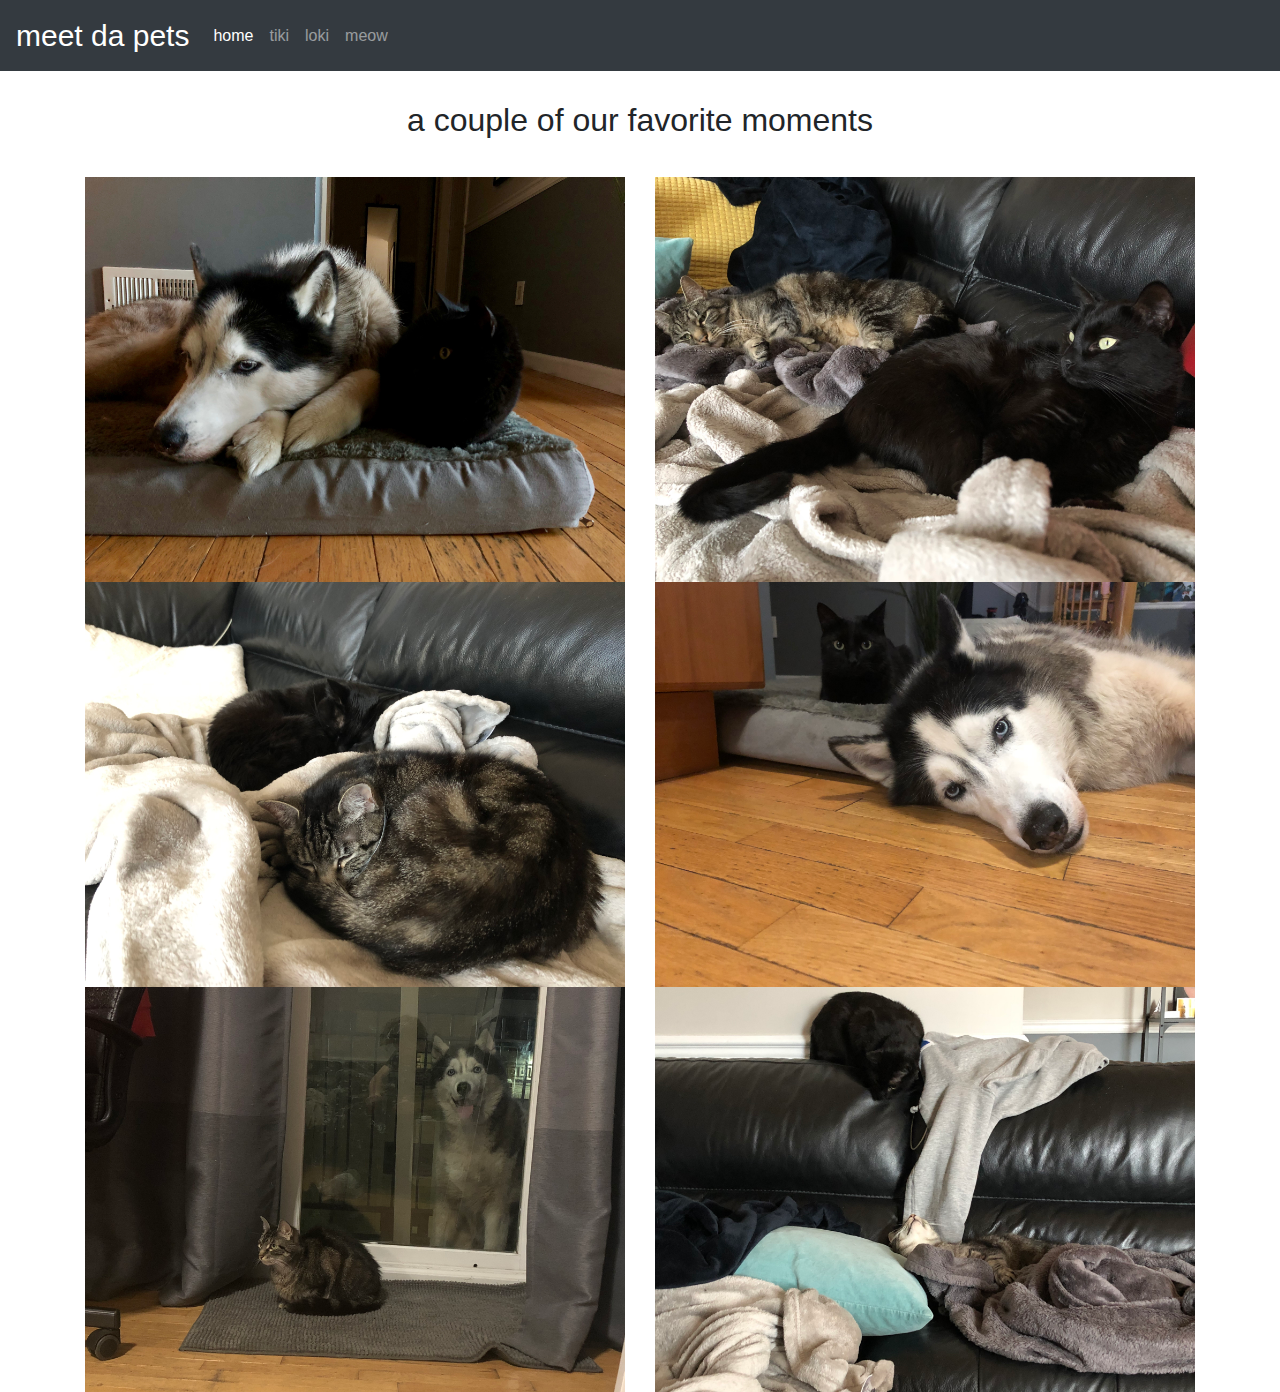
<file: index.html>
<!DOCTYPE html>
<html>
    <head>
        <title>pets</title>
        <meta name="viewport" content="width=device-width, initial-scale=1, shrink-to-fit=no">
        <link rel="stylesheet" href="https://maxcdn.bootstrapcdn.com/bootstrap/4.0.0/css/bootstrap.min.css" integrity="sha384-Gn5384xqQ1aoWXA+058RXPxPg6fy4IWvTNh0E263XmFcJlSAwiGgFAW/dAiS6JXm" crossorigin="anonymous">
        <link rel="stylesheet" href="stylesheet.css">
        <script src="https://code.jquery.com/jquery-3.2.1.slim.min.js" integrity="sha384-KJ3o2DKtIkvYIK3UENzmM7KCkRr/rE9/Qpg6aAZGJwFDMVNA/GpGFF93hXpG5KkN" crossorigin="anonymous"></script>
        <script src="https://cdnjs.cloudflare.com/ajax/libs/popper.js/1.12.9/umd/popper.min.js" integrity="sha384-ApNbgh9B+Y1QKtv3Rn7W3mgPxhU9K/ScQsAP7hUibX39j7fakFPskvXusvfa0b4Q" crossorigin="anonymous"></script>
        <script src="https://maxcdn.bootstrapcdn.com/bootstrap/4.0.0/js/bootstrap.min.js" integrity="sha384-JZR6Spejh4U02d8jOt6vLEHfe/JQGiRRSQQxSfFWpi1MquVdAyjUar5+76PVCmYl" crossorigin="anonymous"></script>
    </head>

    <nav class="navbar navbar-expand-lg navbar-dark bg-dark">
      <a class="navbar-brand" href="index.html">meet da pets</a>
      <button class="navbar-toggler" type="button" data-toggle="collapse" data-target="#navbarNavAltMarkup" aria-controls="navbarNavAltMarkup" aria-expanded="false" aria-label="Toggle navigation">
        <span class="navbar-toggler-icon"></span>
      </button>
      <div class="collapse navbar-collapse" id="navbarNavAltMarkup">
        <div class="navbar-nav">
          <a class="nav-item nav-link active" href="index.html">home<span class="sr-only">(current)</span></a>
          <a class="nav-item nav-link" href="tiki.html">tiki</a>
          <a class="nav-item nav-link" href="loki.html">loki</a>
          <a class="nav-item nav-link" href="meow.html">meow</a>
        </div>
      </div>
    </nav>

    <body>


      <div class="container">
        <h2 id="main"></h2>
        <div class="row">
          <div class="col-sm">
            <img src="image1.jpeg" alt="" width=100%>
          </div>
          <div class="col-sm">
            <img src="image2.jpeg" alt="" width=100%>
          </div>
        </div>
        <div class="row">
          <div class="col-sm">
            <img src="image3.jpeg" alt="" width=100%>
          </div>
          <div class="col-sm">
            <img src="image4.jpeg" alt="" width=100%>
          </div>
        </div>
        <div class="row">
          <div class="col-sm">
            <img src="image5.jpeg" alt="" width=100%>
          </div>
          <div class="col-sm">
            <img src="image6.jpeg" alt="" width=100%>
          </div>
        </div>
      </div>
    </body>
</html>
</file>
<file: stylesheet.css>
.navbar-brand {
  font-size: 30px;
}

h1 {
  text-align: center;
}

.container {
  align-self: center;
  padding-top: 30px;
}

.petsdiv {
  padding-top: 100px;
}



div h2 {
  text-align: center;
  padding-bottom: 30px;
}

@media (min-width: 500px){
  #main::before {
    content: "a couple of our favorite moments";
  }
}

@media (max-width: 499px){
  #main::before {
    content: "some favorite moments";
  }
}

@media (max-width: 575px){
  div h2 {
    padding-top: 20px;
  }
}
</file>
